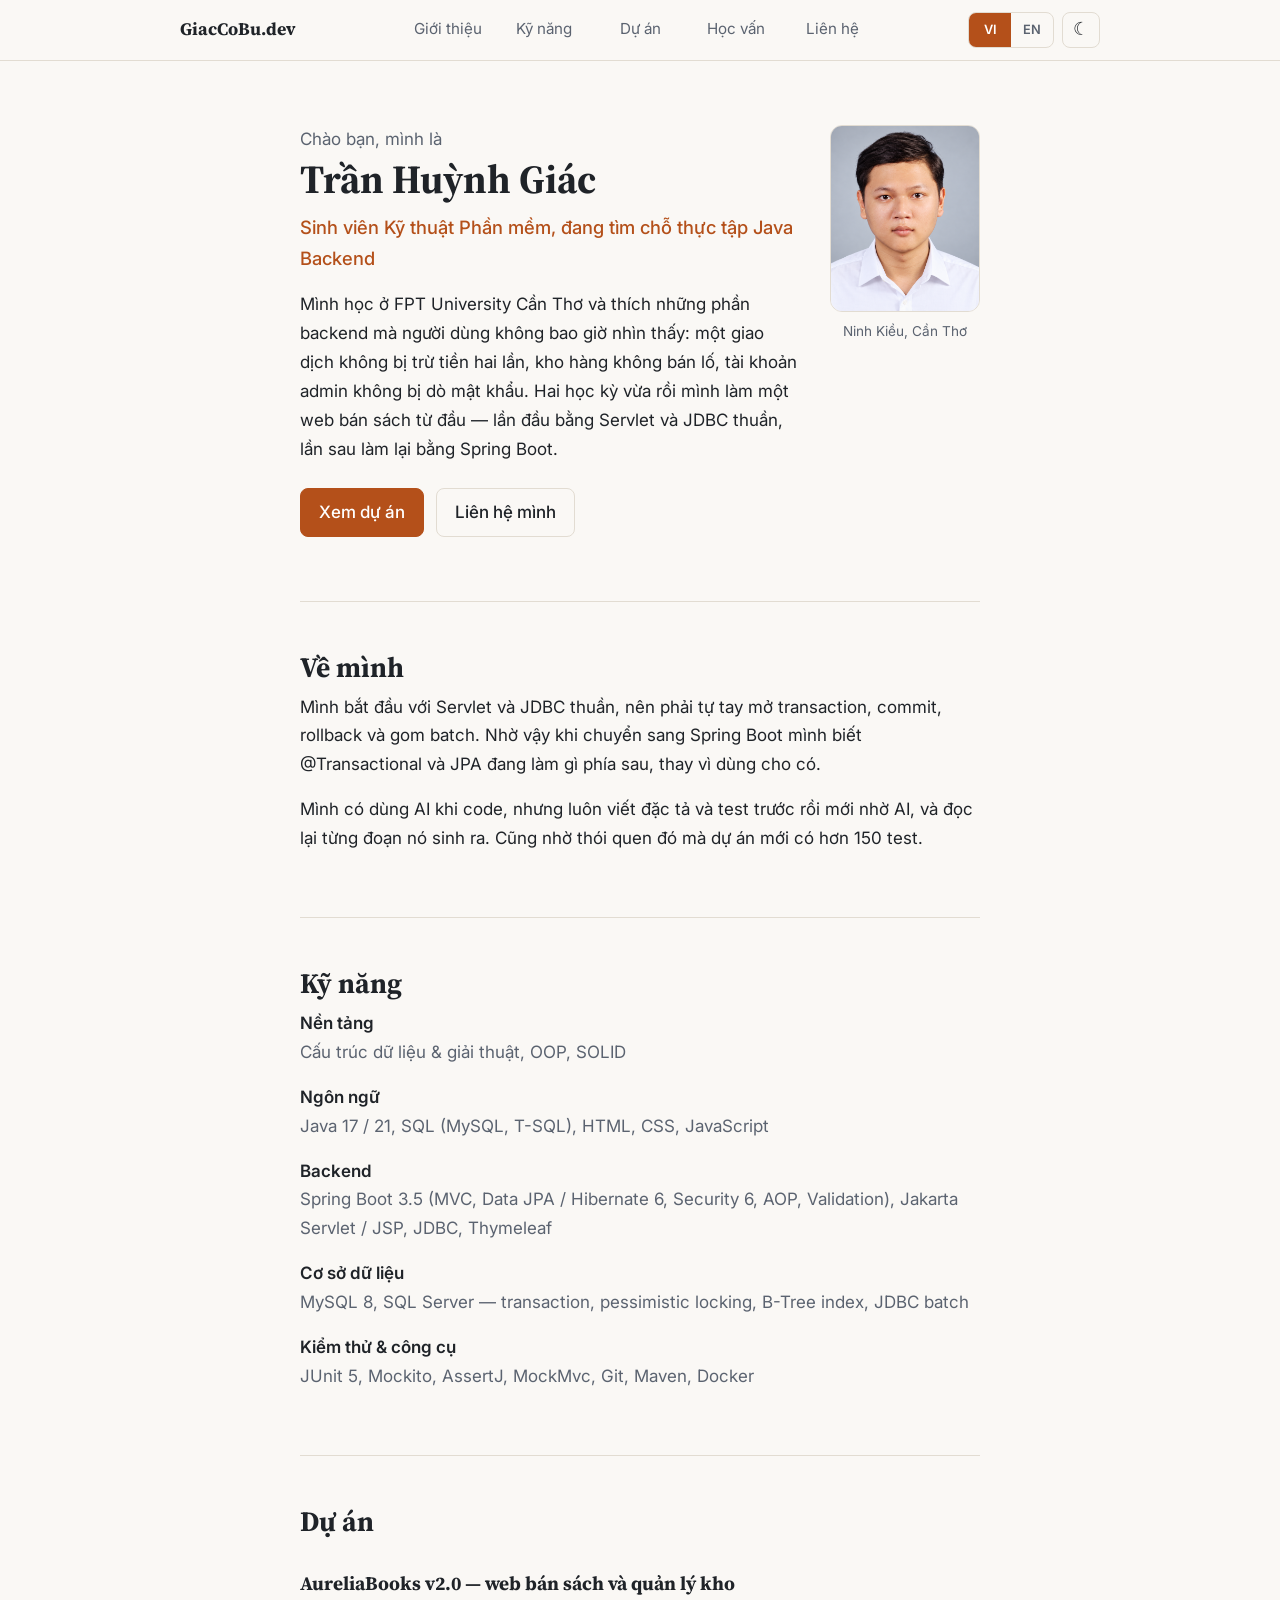
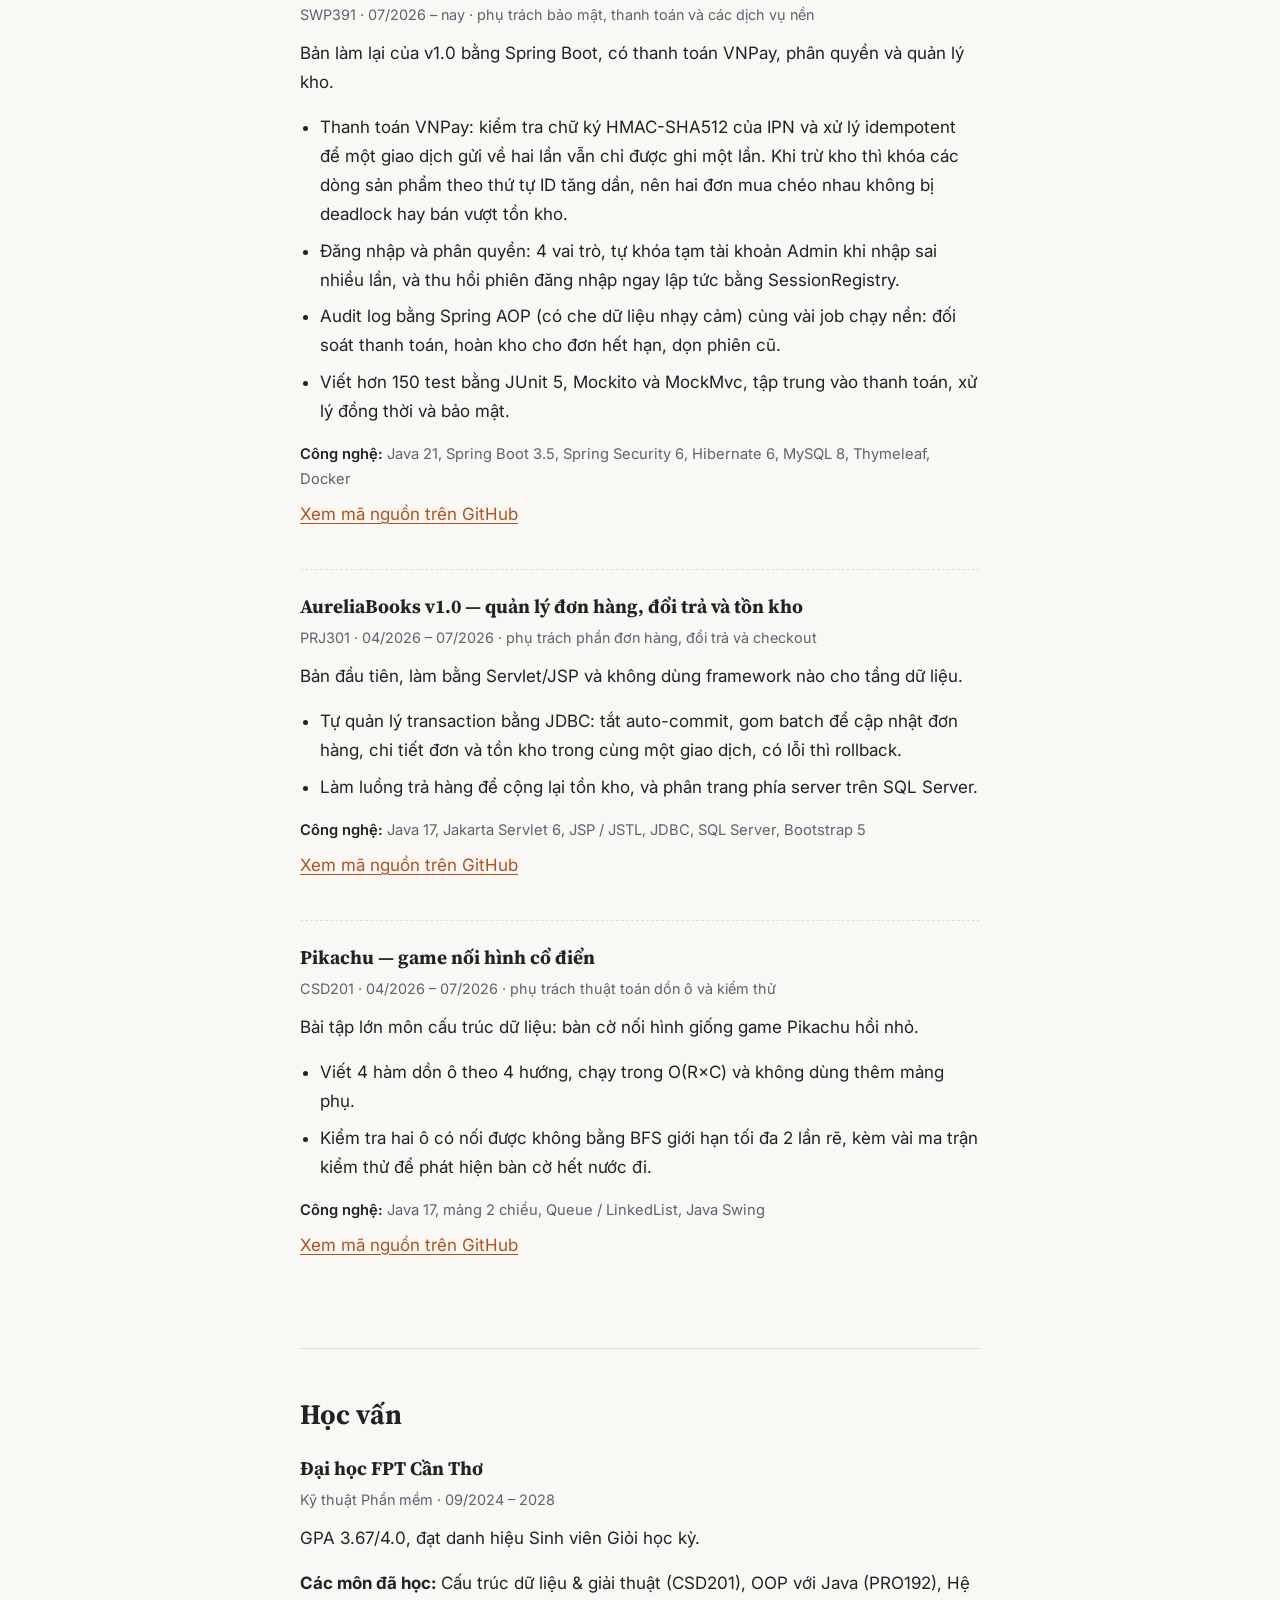
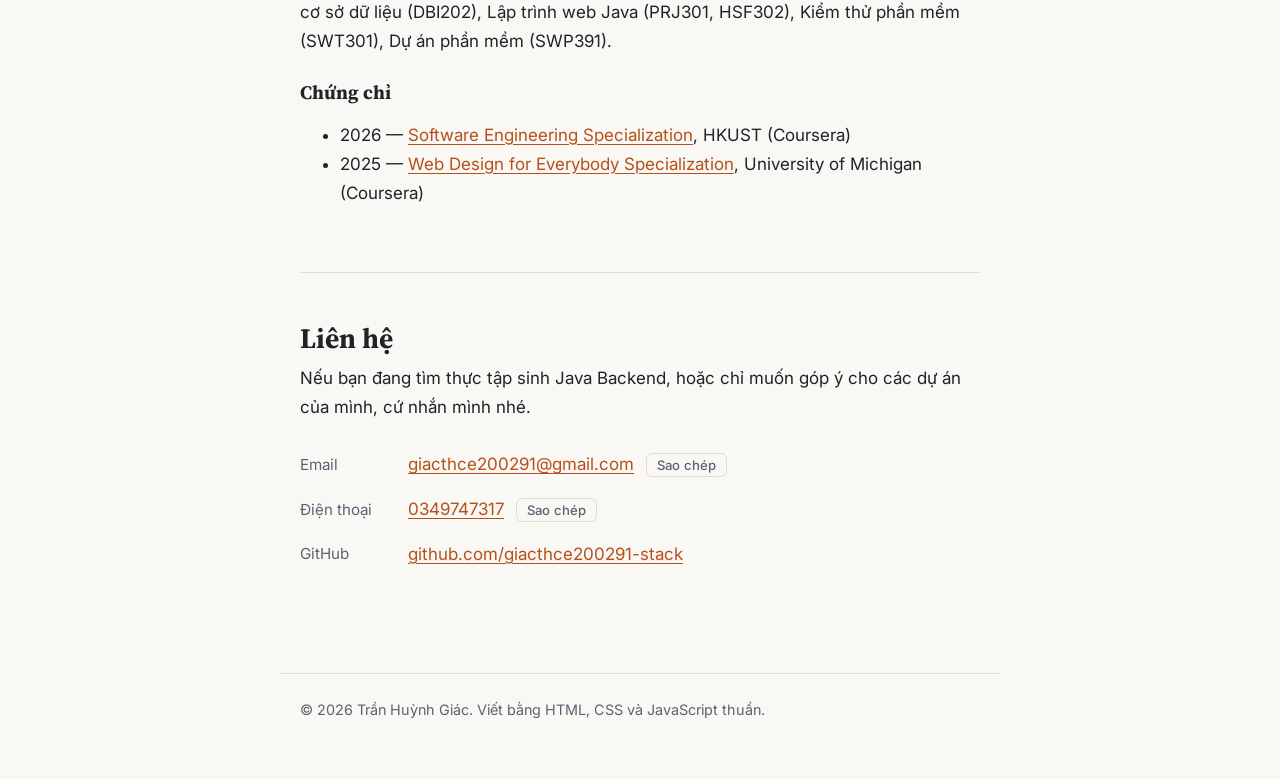
<file: index.html>
<!DOCTYPE html>
<html lang="vi">
<head>
  <meta charset="UTF-8" />
  <meta name="viewport" content="width=device-width, initial-scale=1" />
  <title>GiacCoBu's Portfolio</title>
  <meta
    name="description"
    content="Trang giới thiệu của Trần Huỳnh Giác, sinh viên Kỹ thuật Phần mềm FPT University Cần Thơ, đang tìm cơ hội thực tập Java Backend."
  />

  <!-- Chọn giao diện sáng/tối trước khi trang vẽ để không bị nháy màu. -->
  <script>
    (function () {
      var theme = null;
      try { theme = localStorage.getItem('portfolio_theme'); } catch (e) {}
      if (theme !== 'light' && theme !== 'dark') {
        theme = window.matchMedia && window.matchMedia('(prefers-color-scheme: dark)').matches ? 'dark' : 'light';
      }
      document.documentElement.setAttribute('data-theme', theme);
    })();
  </script>

  <link rel="preconnect" href="https://fonts.googleapis.com" />
  <link rel="preconnect" href="https://fonts.gstatic.com" crossorigin />
  <link
    href="https://fonts.googleapis.com/css2?family=Inter:wght@400;500;600&family=Source+Serif+4:wght@600;700&display=swap"
    rel="stylesheet"
  />
  <link rel="stylesheet" href="style.css" />
</head>

<body>
  <a class="skip-link" href="#main">Bỏ qua phần điều hướng</a>

  <header class="site-header">
    <div class="header-bar">
      <a class="brand" href="#top">GiacCoBu.dev</a>

      <nav class="nav-links" aria-label="Điều hướng chính">
        <a href="#about" data-i18n="nav.about">Giới thiệu</a>
        <a href="#skills" data-i18n="nav.skills">Kỹ năng</a>
        <a href="#projects" data-i18n="nav.projects">Dự án</a>
        <a href="#education" data-i18n="nav.education">Học vấn</a>
        <a href="#contact" data-i18n="nav.contact">Liên hệ</a>
      </nav>

      <div class="controls">
        <div class="lang-switch" role="group" aria-label="Language / Ngôn ngữ">
          <button type="button" data-lang="vi" aria-pressed="true">VI</button>
          <button type="button" data-lang="en" aria-pressed="false">EN</button>
        </div>
        <button
          type="button"
          id="theme-toggle"
          class="theme-toggle"
          data-i18n-label="ui.toggleTheme"
          aria-label="Đổi giao diện sáng/tối"
        >
          <span class="theme-icon" aria-hidden="true"></span>
        </button>
      </div>
    </div>
  </header>

  <main id="main">
    <!-- Giới thiệu nhanh -->
    <section id="top" class="hero">
      <div class="hero-text">
        <p class="hero-greeting" data-i18n="hero.greeting">Chào bạn, mình là</p>
        <h1>Trần Huỳnh Giác</h1>
        <p class="hero-role" data-i18n="hero.role">
          Sinh viên Kỹ thuật Phần mềm, đang tìm chỗ thực tập Java Backend
        </p>
        <p data-i18n="hero.intro">
          Mình học ở FPT University Cần Thơ và thích những phần backend mà người dùng không bao giờ nhìn thấy: một giao dịch không bị trừ tiền hai lần, kho hàng không bán lố, tài khoản admin không bị dò mật khẩu. Hai học kỳ vừa rồi mình làm một web bán sách từ đầu — lần đầu bằng Servlet và JDBC thuần, lần sau làm lại bằng Spring Boot.
        </p>
        <p class="hero-actions">
          <a class="button button-primary" href="#projects" data-i18n="hero.ctaProjects">Xem dự án</a>
          <a class="button" href="#contact" data-i18n="hero.ctaContact">Liên hệ mình</a>
        </p>
      </div>

      <figure class="hero-photo">
        <img
          src="images/avatar.png"
          onerror="this.onerror=null; this.src='images/MyPortrait.png';"
          alt="Trần Huỳnh Giác"
          width="150"
          height="188"
        />
        <figcaption data-i18n="hero.location">Ninh Kiều, Cần Thơ</figcaption>
      </figure>
    </section>

    <section id="about" class="section">
      <h2 data-i18n="about.title">Về mình</h2>
      <p data-i18n="about.p1">
        Mình bắt đầu với Servlet và JDBC thuần, nên phải tự tay mở transaction, commit, rollback và gom batch. Nhờ vậy khi chuyển sang Spring Boot mình biết @Transactional và JPA đang làm gì phía sau, thay vì dùng cho có.
      </p>
      <p data-i18n="about.p2">
        Mình có dùng AI khi code, nhưng luôn viết đặc tả và test trước rồi mới nhờ AI, và đọc lại từng đoạn nó sinh ra. Cũng nhờ thói quen đó mà dự án mới có hơn 150 test.
      </p>
    </section>

    <section id="skills" class="section">
      <h2 data-i18n="skills.title">Kỹ năng</h2>
      <dl class="skill-list">
        <div>
          <dt data-i18n="skills.foundation.label">Nền tảng</dt>
          <dd data-i18n="skills.foundation.value">Cấu trúc dữ liệu &amp; giải thuật, OOP, SOLID</dd>
        </div>
        <div>
          <dt data-i18n="skills.languages.label">Ngôn ngữ</dt>
          <dd>Java 17 / 21, SQL (MySQL, T-SQL), HTML, CSS, JavaScript</dd>
        </div>
        <div>
          <dt data-i18n="skills.backend.label">Backend</dt>
          <dd>Spring Boot 3.5 (MVC, Data JPA / Hibernate 6, Security 6, AOP, Validation), Jakarta Servlet / JSP, JDBC, Thymeleaf</dd>
        </div>
        <div>
          <dt data-i18n="skills.database.label">Cơ sở dữ liệu</dt>
          <dd>MySQL 8, SQL Server — transaction, pessimistic locking, B-Tree index, JDBC batch</dd>
        </div>
        <div>
          <dt data-i18n="skills.tools.label">Kiểm thử &amp; công cụ</dt>
          <dd>JUnit 5, Mockito, AssertJ, MockMvc, Git, Maven, Docker</dd>
        </div>
      </dl>
    </section>

    <section id="projects" class="section">
      <h2 data-i18n="projects.title">Dự án</h2>

      <article class="project">
        <h3 data-i18n="p1.title">AureliaBooks v2.0 — web bán sách và quản lý kho</h3>
        <p class="project-meta" data-i18n="p1.meta">
          SWP391 · 07/2026 – nay · phụ trách bảo mật, thanh toán và các dịch vụ nền
        </p>
        <p data-i18n="p1.summary">
          Bản làm lại của v1.0 bằng Spring Boot, có thanh toán VNPay, phân quyền và quản lý kho.
        </p>
        <ul>
          <li data-i18n="p1.b1">Thanh toán VNPay: kiểm tra chữ ký HMAC-SHA512 của IPN và xử lý idempotent để một giao dịch gửi về hai lần vẫn chỉ được ghi một lần. Khi trừ kho thì khóa các dòng sản phẩm theo thứ tự ID tăng dần, nên hai đơn mua chéo nhau không bị deadlock hay bán vượt tồn kho.</li>
          <li data-i18n="p1.b2">Đăng nhập và phân quyền: 4 vai trò, tự khóa tạm tài khoản Admin khi nhập sai nhiều lần, và thu hồi phiên đăng nhập ngay lập tức bằng SessionRegistry.</li>
          <li data-i18n="p1.b3">Audit log bằng Spring AOP (có che dữ liệu nhạy cảm) cùng vài job chạy nền: đối soát thanh toán, hoàn kho cho đơn hết hạn, dọn phiên cũ.</li>
          <li data-i18n="p1.b4">Viết hơn 150 test bằng JUnit 5, Mockito và MockMvc, tập trung vào thanh toán, xử lý đồng thời và bảo mật.</li>
        </ul>
        <p class="project-stack">
          <span data-i18n="ui.stack">Công nghệ:</span>
          Java 21, Spring Boot 3.5, Spring Security 6, Hibernate 6, MySQL 8, Thymeleaf, Docker
        </p>
        <p><a href="https://github.com/DungTLab/AureliaBooks_DDAGTech" target="_blank" rel="noopener noreferrer" data-i18n="ui.sourceCode">Xem mã nguồn trên GitHub</a></p>
      </article>

      <article class="project">
        <h3 data-i18n="p2.title">AureliaBooks v1.0 — quản lý đơn hàng, đổi trả và tồn kho</h3>
        <p class="project-meta" data-i18n="p2.meta">
          PRJ301 · 04/2026 – 07/2026 · phụ trách phần đơn hàng, đổi trả và checkout
        </p>
        <p data-i18n="p2.summary">
          Bản đầu tiên, làm bằng Servlet/JSP và không dùng framework nào cho tầng dữ liệu.
        </p>
        <ul>
          <li data-i18n="p2.b1">Tự quản lý transaction bằng JDBC: tắt auto-commit, gom batch để cập nhật đơn hàng, chi tiết đơn và tồn kho trong cùng một giao dịch, có lỗi thì rollback.</li>
          <li data-i18n="p2.b2">Làm luồng trả hàng để cộng lại tồn kho, và phân trang phía server trên SQL Server.</li>
        </ul>
        <p class="project-stack">
          <span data-i18n="ui.stack">Công nghệ:</span>
          Java 17, Jakarta Servlet 6, JSP / JSTL, JDBC, SQL Server, Bootstrap 5
        </p>
        <p><a href="https://github.com/DungTLab/AureliaBooks" target="_blank" rel="noopener noreferrer" data-i18n="ui.sourceCode">Xem mã nguồn trên GitHub</a></p>
      </article>

      <article class="project">
        <h3 data-i18n="p3.title">Pikachu — game nối hình cổ điển</h3>
        <p class="project-meta" data-i18n="p3.meta">
          CSD201 · 04/2026 – 07/2026 · phụ trách thuật toán dồn ô và kiểm thử
        </p>
        <p data-i18n="p3.summary">
          Bài tập lớn môn cấu trúc dữ liệu: bàn cờ nối hình giống game Pikachu hồi nhỏ.
        </p>
        <ul>
          <li data-i18n="p3.b1">Viết 4 hàm dồn ô theo 4 hướng, chạy trong O(R×C) và không dùng thêm mảng phụ.</li>
          <li data-i18n="p3.b2">Kiểm tra hai ô có nối được không bằng BFS giới hạn tối đa 2 lần rẽ, kèm vài ma trận kiểm thử để phát hiện bàn cờ hết nước đi.</li>
        </ul>
        <p class="project-stack">
          <span data-i18n="ui.stack">Công nghệ:</span>
          Java 17, mảng 2 chiều, Queue / LinkedList, Java Swing
        </p>
        <p><a href="https://github.com/DucKAnh006/CSD201_Assignment" target="_blank" rel="noopener noreferrer" data-i18n="ui.sourceCode">Xem mã nguồn trên GitHub</a></p>
      </article>
    </section>

    <section id="education" class="section">
      <h2 data-i18n="edu.title">Học vấn</h2>
      <h3 data-i18n="edu.school">Đại học FPT Cần Thơ</h3>
      <p class="project-meta" data-i18n="edu.major">Kỹ thuật Phần mềm · 09/2024 – 2028</p>
      <p data-i18n="edu.gpa">GPA 3.67/4.0, đạt danh hiệu Sinh viên Giỏi học kỳ.</p>
      <p>
        <strong data-i18n="edu.coursesLabel">Các môn đã học:</strong>
        <span data-i18n="edu.courses">Cấu trúc dữ liệu &amp; giải thuật (CSD201), OOP với Java (PRO192), Hệ cơ sở dữ liệu (DBI202), Lập trình web Java (PRJ301, HSF302), Kiểm thử phần mềm (SWT301), Dự án phần mềm (SWP391).</span>
      </p>

      <h3 data-i18n="edu.certsTitle">Chứng chỉ</h3>
      <ul>
        <li>
          2026 —
          <a href="https://coursera.org/share/a5b4890a0e99705eee067c2f6de6c660" target="_blank" rel="noopener noreferrer">Software Engineering Specialization</a>,
          HKUST (Coursera)
        </li>
        <li>
          2025 —
          <a href="https://coursera.org/share/9da4cb2be9e7b241a049316df033bd10" target="_blank" rel="noopener noreferrer">Web Design for Everybody Specialization</a>,
          University of Michigan (Coursera)
        </li>
      </ul>
    </section>

    <section id="contact" class="section">
      <h2 data-i18n="contact.title">Liên hệ</h2>
      <p data-i18n="contact.text">
        Nếu bạn đang tìm thực tập sinh Java Backend, hoặc chỉ muốn góp ý cho các dự án của mình, cứ nhắn mình nhé.
      </p>

      <ul class="contact-list">
        <li>
          <span class="contact-label" data-i18n="contact.email">Email</span>
          <a href="mailto:giacthce200291@gmail.com">giacthce200291@gmail.com</a>
          <button type="button" class="copy-button" data-copy="giacthce200291@gmail.com" data-i18n="ui.copy">Sao chép</button>
        </li>
        <li>
          <span class="contact-label" data-i18n="contact.phone">Điện thoại</span>
          <a href="tel:+84349747317">0349747317</a>
          <button type="button" class="copy-button" data-copy="0349747317" data-i18n="ui.copy">Sao chép</button>
        </li>
        <li>
          <span class="contact-label" data-i18n="contact.github">GitHub</span>
          <a href="https://github.com/giacthce200291-stack" target="_blank" rel="noopener noreferrer">github.com/giacthce200291-stack</a>
        </li>
      </ul>

      <p id="copy-status" class="copy-status" role="status" aria-live="polite"></p>
    </section>
  </main>

  <footer class="site-footer">
    <p data-i18n="footer.text">© 2026 Trần Huỳnh Giác. Viết bằng HTML, CSS và JavaScript thuần.</p>
  </footer>

  <script src="content.js"></script>
  <script src="script.js"></script>
</body>
</html>
</file>
<file: style.css>
/* ==========================================================================
   style.css — giao diện đơn giản: một cột đọc, chữ rõ ràng, ít hiệu ứng.
   Màu sáng/tối đổi qua thuộc tính data-theme trên <html>.
   ========================================================================== */

:root {
  --bg: #faf8f5;
  --surface: #f1ede6;
  --text: #1f2328;
  --muted: #5b6370;
  --line: #e2dcd2;
  --accent: #b4501a;
  --accent-text: #ffffff;

  --font-body: 'Inter', system-ui, -apple-system, 'Segoe UI', Roboto, sans-serif;
  --font-heading: 'Source Serif 4', Georgia, 'Times New Roman', serif;

  --content-width: 720px;
  --header-width: 960px;
  --brand-column: 190px;
  --nav-item-width: 96px;
  --controls-column: 190px;
}

[data-theme='dark'] {
  --bg: #15171b;
  --surface: #1e2126;
  --text: #e9e7e3;
  --muted: #9aa1ac;
  --line: #2b2f36;
  --accent: #f19a5b;
  --accent-text: #15171b;
}

*,
*::before,
*::after {
  box-sizing: border-box;
}

html {
  scroll-behavior: smooth;
  scroll-padding-top: 88px;
}

body {
  margin: 0;
  background: var(--bg);
  color: var(--text);
  font-family: var(--font-body);
  font-size: 1.0625rem;
  line-height: 1.7;
}

h1,
h2,
h3 {
  font-family: var(--font-heading);
  line-height: 1.25;
  margin: 0 0 0.5rem;
}

h1 { font-size: 2.5rem; }
h2 { font-size: 1.75rem; }
h3 { font-size: 1.2rem; margin-top: 1.5rem; }

p { margin: 0 0 1rem; }

a { color: var(--accent); text-underline-offset: 3px; }
a:hover { text-decoration-thickness: 2px; }

:focus-visible {
  outline: 3px solid var(--accent);
  outline-offset: 2px;
  border-radius: 4px;
}

.skip-link {
  position: absolute;
  left: 12px;
  top: -60px;
  padding: 8px 14px;
  background: var(--accent);
  color: var(--accent-text);
  border-radius: 6px;
  z-index: 100;
}
.skip-link:focus { top: 12px; }

/* ---------- Thanh điều hướng ----------
   Ba cột có độ rộng cố định, mỗi mục menu cũng cố định, nên đổi VI/EN
   (chữ dài ngắn khác nhau) cũng không làm các nút xê dịch. */

.site-header {
  position: sticky;
  top: 0;
  z-index: 50;
  background: var(--bg);
  border-bottom: 1px solid var(--line);
}

.header-bar {
  max-width: var(--header-width);
  margin: 0 auto;
  padding: 10px 20px;
  display: grid;
  grid-template-columns: var(--brand-column) 1fr var(--controls-column);
  align-items: center;
}

.brand {
  font-family: var(--font-heading);
  font-weight: 700;
  font-size: 1.1rem;
  color: var(--text);
  text-decoration: none;
  white-space: nowrap;
}

.nav-links {
  display: flex;
  justify-content: center;
}

.nav-links a {
  flex: 0 0 var(--nav-item-width);
  padding: 6px 0;
  text-align: center;
  white-space: nowrap;
  font-size: 0.95rem;
  color: var(--muted);
  text-decoration: none;
  border-bottom: 2px solid transparent;
}

.nav-links a:hover {
  color: var(--text);
  border-bottom-color: var(--accent);
}

.controls {
  justify-self: end;
  display: flex;
  gap: 8px;
}

.lang-switch {
  display: inline-flex;
  border: 1px solid var(--line);
  border-radius: 8px;
  overflow: hidden;
}

.lang-switch button {
  width: 42px;
  height: 34px;
  border: 0;
  background: transparent;
  color: var(--muted);
  font: 600 0.8rem var(--font-body);
  cursor: pointer;
}

.lang-switch button[aria-pressed='true'] {
  background: var(--accent);
  color: var(--accent-text);
}

.theme-toggle {
  width: 38px;
  height: 36px;
  border: 1px solid var(--line);
  border-radius: 8px;
  background: transparent;
  color: var(--text);
  cursor: pointer;
}

/* Biểu tượng sáng/tối vẽ bằng CSS, không cần thư viện icon. */
.theme-icon::before {
  content: '\263E'; /* ☾ */
  font-size: 1.1rem;
}
[data-theme='dark'] .theme-icon::before {
  content: '\2600'; /* ☀ */
}

/* ---------- Bố cục nội dung ---------- */

main,
.site-footer {
  max-width: var(--content-width);
  margin: 0 auto;
  padding: 0 20px;
}

.hero {
  display: grid;
  grid-template-columns: 1fr 150px;
  gap: 32px;
  align-items: start;
  padding: 64px 0 48px;
}

.hero-greeting {
  margin: 0;
  color: var(--muted);
}

.hero-role {
  font-size: 1.15rem;
  font-weight: 500;
  color: var(--accent);
}

.hero-actions {
  display: flex;
  flex-wrap: wrap;
  gap: 12px;
  margin-top: 1.5rem;
}

.hero-photo {
  margin: 0;
  text-align: center;
}

.hero-photo img {
  display: block;
  width: 150px;
  height: auto;
  border-radius: 12px;
  object-fit: cover;
  border: 1px solid var(--line);
}

.hero-photo figcaption {
  margin-top: 8px;
  font-size: 0.85rem;
  color: var(--muted);
}

.section {
  padding: 48px 0;
  border-top: 1px solid var(--line);
}

.button {
  display: inline-block;
  padding: 9px 18px;
  border: 1px solid var(--line);
  border-radius: 8px;
  color: var(--text);
  font-weight: 500;
  text-decoration: none;
}
.button:hover { border-color: var(--accent); }

.button-primary {
  background: var(--accent);
  border-color: var(--accent);
  color: var(--accent-text);
}

/* ---------- Kỹ năng ---------- */

.skill-list { margin: 0; }
.skill-list > div { margin-bottom: 1rem; }
.skill-list dt { font-weight: 600; }
.skill-list dd { margin: 0; color: var(--muted); }

/* ---------- Dự án ---------- */

.project {
  padding: 24px 0;
  border-bottom: 1px dashed var(--line);
}
.project:last-child { border-bottom: 0; }

.project h3 { margin-top: 0; }

.project-meta {
  margin-bottom: 0.75rem;
  font-size: 0.9rem;
  color: var(--muted);
}

.project ul { padding-left: 1.25rem; margin: 0 0 1rem; }
.project li { margin-bottom: 0.5rem; }

.project-stack {
  font-size: 0.92rem;
  color: var(--muted);
  margin-bottom: 0.5rem;
}
.project-stack span { font-weight: 600; color: var(--text); }

/* ---------- Liên hệ ---------- */

.contact-list {
  list-style: none;
  padding: 0;
  margin: 1.25rem 0 0.5rem;
}

.contact-list li {
  display: flex;
  flex-wrap: wrap;
  align-items: center;
  gap: 8px 12px;
  padding: 8px 0;
}

.contact-label {
  flex: 0 0 96px;
  color: var(--muted);
  font-size: 0.95rem;
}

.copy-button {
  padding: 3px 10px;
  border: 1px solid var(--line);
  border-radius: 6px;
  background: transparent;
  color: var(--muted);
  font: 500 0.82rem var(--font-body);
  cursor: pointer;
}
.copy-button:hover { border-color: var(--accent); color: var(--text); }

.copy-status {
  min-height: 1.7em;
  font-size: 0.9rem;
  color: var(--accent);
}

.site-footer {
  padding-top: 24px;
  padding-bottom: 40px;
  border-top: 1px solid var(--line);
  color: var(--muted);
  font-size: 0.9rem;
}

/* ---------- Màn hình nhỏ ---------- */

@media (max-width: 760px) {
  .header-bar {
    grid-template-columns: 1fr auto;
    row-gap: 6px;
  }

  /* Hàng menu riêng, chia đều 5 mục để vẫn không xê dịch khi đổi ngôn ngữ. */
  .nav-links {
    grid-column: 1 / -1;
    grid-row: 2;
  }
  .nav-links a {
    flex: 1 1 0;
    font-size: 0.82rem;
  }

  .hero {
    grid-template-columns: 1fr;
    padding-top: 40px;
  }
  .hero-photo { order: -1; text-align: left; }
  .hero-photo img { width: 110px; }

  h1 { font-size: 2rem; }
}

@media (prefers-reduced-motion: reduce) {
  html { scroll-behavior: auto; }
}
</file>
